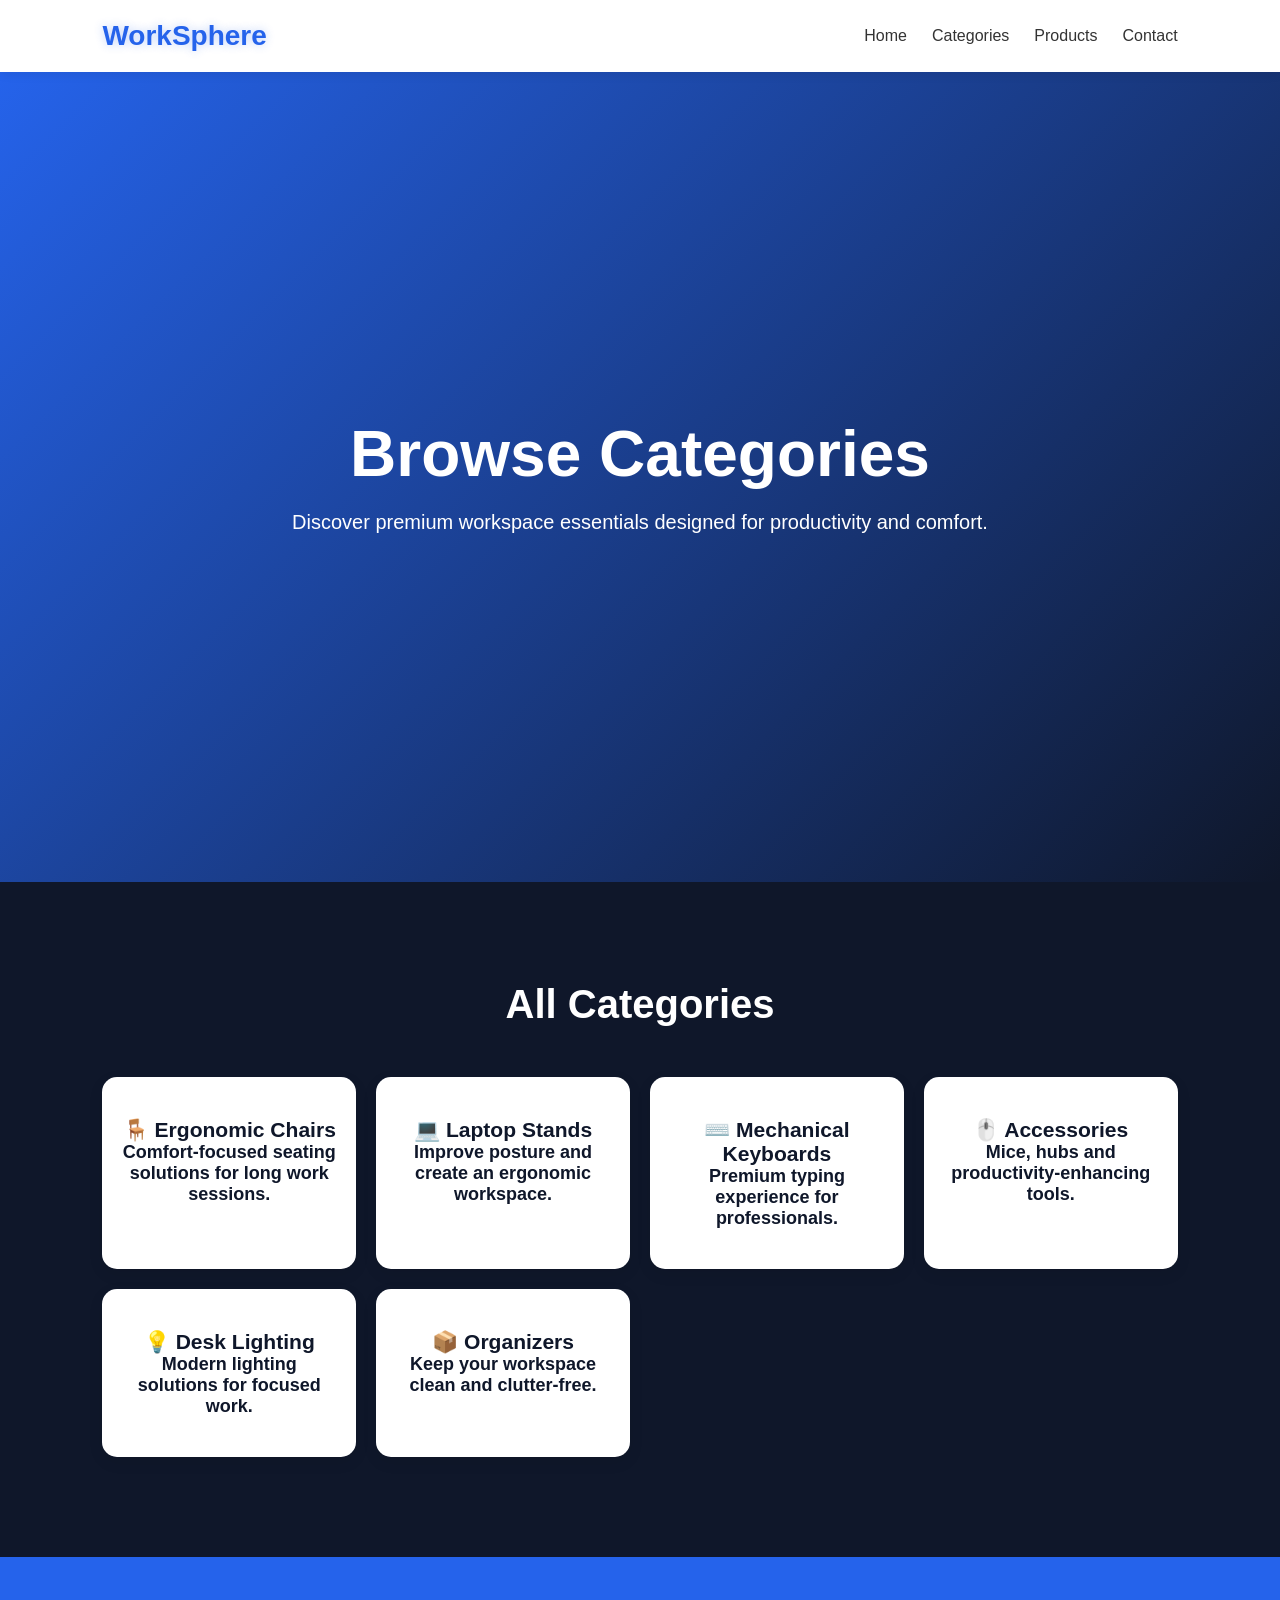
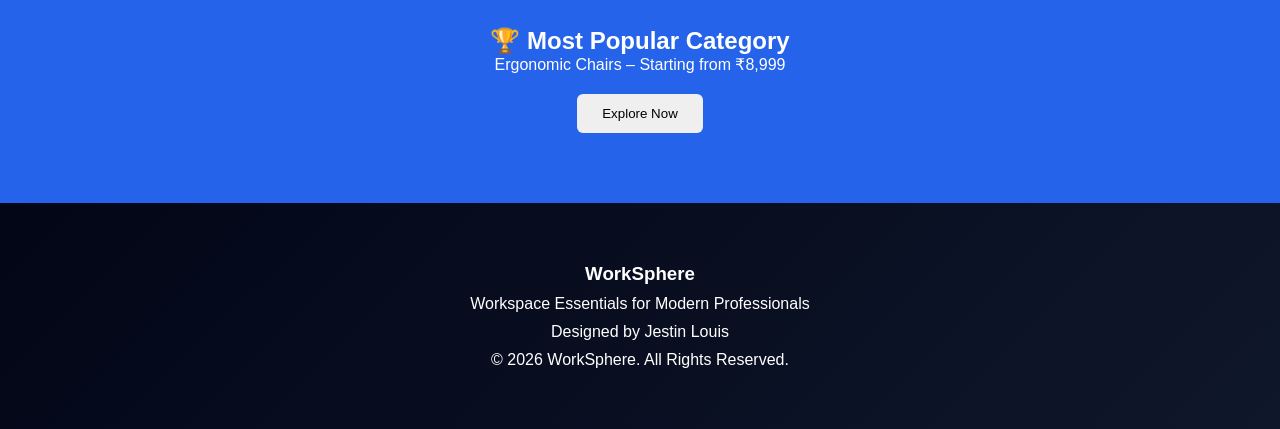
<file: categories.html>
<!DOCTYPE html>
<html lang="en">
<head>
    <meta charset="UTF-8">
    <meta name="viewport" content="width=device-width, initial-scale=1.0">
    <title>Categories - WorkSphere</title>
    <link rel="stylesheet" href="style.css">
</head>
<body>

    <!-- Navbar -->
    <nav class="navbar">
        <div class="logo">WorkSphere</div>

        <ul class="nav-links">
            <li><a href="index.html">Home</a></li>
            <li><a href="categories.html">Categories</a></li>
            <li><a href="index.html#products">Products</a></li>
            <li><a href="contact.html">Contact</a></li>        </ul>
    </nav>

    <!-- Hero -->
    <section class="hero">
        <div class="hero-content">
            <h1>Browse Categories</h1>
            <p>
                Discover premium workspace essentials
                designed for productivity and comfort.
            </p>
        </div>
    </section>

    <!-- Categories -->
    <section class="section">

        <h2>All Categories</h2>

        <div class="category-grid">

            <div class="card">
                <h3>🪑 Ergonomic Chairs</h3>
                <p>Comfort-focused seating solutions for long work sessions.</p>
            </div>

            <div class="card">
                <h3>💻 Laptop Stands</h3>
                <p>Improve posture and create an ergonomic workspace.</p>
            </div>

            <div class="card">
                <h3>⌨️ Mechanical Keyboards</h3>
                <p>Premium typing experience for professionals.</p>
            </div>

            <div class="card">
                <h3>🖱️ Accessories</h3>
                <p>Mice, hubs and productivity-enhancing tools.</p>
            </div>

            <div class="card">
                <h3>💡 Desk Lighting</h3>
                <p>Modern lighting solutions for focused work.</p>
            </div>

            <div class="card">
                <h3>📦 Organizers</h3>
                <p>Keep your workspace clean and clutter-free.</p>
            </div>

        </div>

    </section>

    <!-- Featured Category -->
    <section class="offer">
        <h2>🏆 Most Popular Category</h2>
        <p>Ergonomic Chairs – Starting from ₹8,999</p>
        <button>Explore Now</button>
    </section>

    <!-- Footer -->
    <footer>
        <h3>WorkSphere</h3>
        <p>Workspace Essentials for Modern Professionals</p>
        <p>Designed by Jestin Louis</p>
        <p>© 2026 WorkSphere. All Rights Reserved.</p>
    </footer>

</body>
</html>
</file>
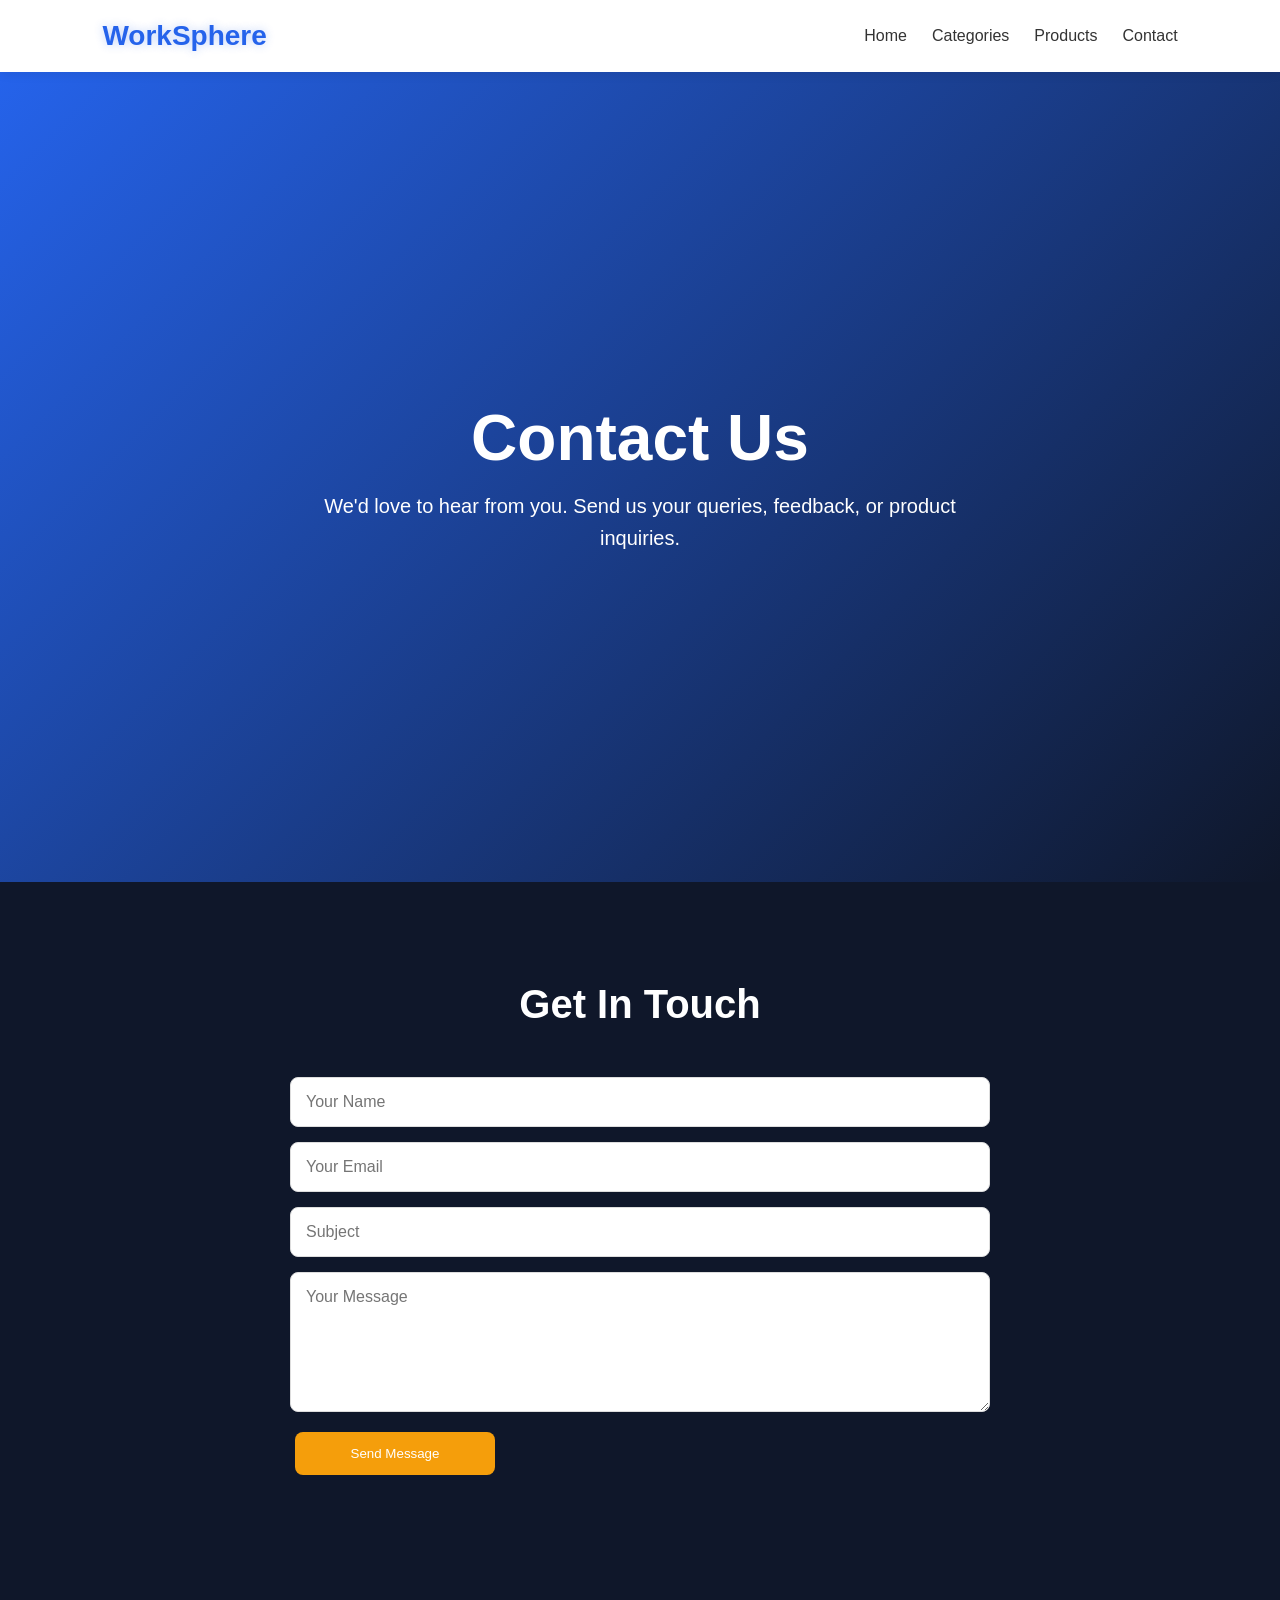
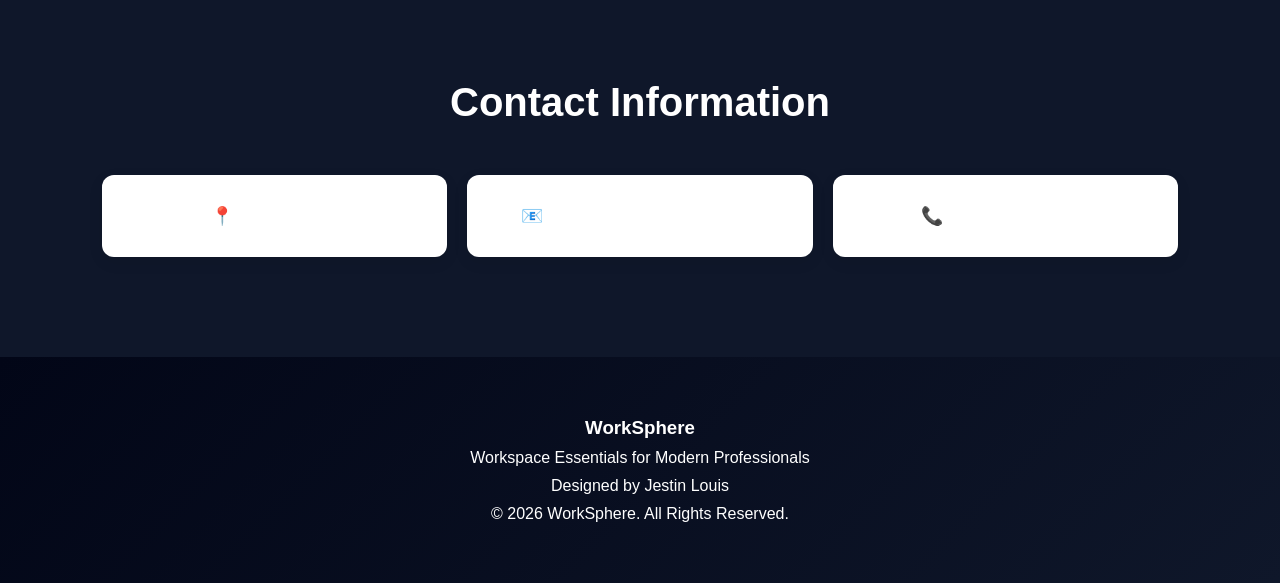
<file: contact.html>
<!DOCTYPE html>
<html lang="en">
<head>
    <meta charset="UTF-8">
    <meta name="viewport" content="width=device-width, initial-scale=1.0">
    <title>Contact Us - WorkSphere</title>
    <link rel="stylesheet" href="style.css">
</head>
<body>

    <!-- Navbar -->
    <nav class="navbar">
        <div class="logo">WorkSphere</div>

        <ul class="nav-links">
            <li><a href="index.html">Home</a></li>
            <li><a href="categories.html">Categories</a></li>
            <li><a href="index.html#products">Products</a></li>
            <li><a href="contact.html">Contact</a></li>        </ul>
    </nav>

    <!-- Contact Hero -->
    <section class="hero">
        <div class="hero-content">
            <h1>Contact Us</h1>
            <p>
                We'd love to hear from you. Send us your queries,
                feedback, or product inquiries.
            </p>
        </div>
    </section>

    <!-- Contact Form -->
    <section class="section">

        <h2>Get In Touch</h2>

        <div class="contact-form">

            <input type="text" placeholder="Your Name">

            <input type="email" placeholder="Your Email">

            <input type="text" placeholder="Subject">

            <textarea rows="6" placeholder="Your Message"></textarea>

            <button class="primary-btn">Send Message</button>

        </div>

    </section>

    <!-- Contact Info -->
    <section class="section">

        <h2>Contact Information</h2>

        <div class="contact-info">

            <div class="info-box">
                📍 Kerala, India
            </div>

            <div class="info-box">
                📧 support@worksphere.com
            </div>

            <div class="info-box">
                📞 +91 98765 43210
            </div>

        </div>

    </section>

    <!-- Footer -->
    <footer>
        <h3>WorkSphere</h3>
        <p>Workspace Essentials for Modern Professionals</p>
        <p>Designed by Jestin Louis</p>
        <p>© 2026 WorkSphere. All Rights Reserved.</p>
    </footer>

</body>
</html>
</file>
<file: style.css>
*{
    margin:0;
    padding:0;
    box-sizing:border-box;
    font-family:'Poppins',sans-serif;}

html{
    scroll-behavior:smooth;
}

body{
    background:#0f172a;
    color:white;
}

/* Navbar */

.navbar{
    display:flex;
    justify-content:space-between;
    align-items:center;
    padding:20px 8%;
    background:white;
    position:sticky;
    top:0;
    z-index:1000;
    box-shadow:0 2px 10px rgba(0,0,0,0.08);
}

.logo{
    font-size:28px;
    font-weight:bold;
    color:#2563eb;
    text-shadow:0 0 10px rgba(37,99,235,0.3);
}
.nav-links{
    display:flex;
    gap:25px;
    list-style:none;
}

.nav-links a{
    text-decoration:none;
    color:#333;
    font-weight:500;
}

.nav-links a:hover{
    color:#2563eb;
}

/* Hero */

.hero{
    height:90vh;
    display:flex;
    justify-content:center;
    align-items:center;
    text-align:center;
    padding:20px;
    background:linear-gradient(135deg,#2563eb,#0f172a);
    color:white;
}

.hero-content{
    max-width:700px;
}

.hero-badge{
    font-size:18px;
    margin-bottom:15px;
}

.hero h1{
    font-size:64px;
    margin-bottom:15px;
}

.hero p{
    font-size:20px;
    line-height:1.6;
}

.hero-buttons{
    margin-top:30px;
}

.primary-btn,
.secondary-btn{
    padding:14px 28px;
    border:none;
    border-radius:8px;
    cursor:pointer;
    margin:5px;
    transition:0.3s;
}

.primary-btn{
    background:#f59e0b;
    color:white;
}

.secondary-btn{
    background:white;
    color:#0f172a;
}

button:hover{
    transform:scale(1.05);
}

/* Stats */

.stats{
    display:grid;
    grid-template-columns:repeat(4,1fr);
    gap:20px;
    padding:60px 8%;
    background:white;
    text-align:center;
}

.stat-box{
    padding:20px;
}

.stat-box h2{
    color:#2563eb;
    font-size:36px;
    margin-bottom:10px;
}

.stat-box p{
    color:#555;
}

/* Sections */

.section{
    padding:100px 8%;
}

.section h2{
    text-align:center;
    margin-bottom:50px;
    font-size:40px;
}
/* Categories */

.category-grid{
    display:grid;
    grid-template-columns:repeat(auto-fit,minmax(220px,1fr));
    gap:20px;
}

.card{
    background:white;
    color:#0f172a;
    padding:40px 20px;
    text-align:center;
    border-radius:15px;
    box-shadow:0 5px 15px rgba(0,0,0,0.08);
    transition:0.3s;
    font-size:18px;
    font-weight:600;
}

.card:hover{
    transform:translateY(-8px);
    background:#2563eb;
    color:white;
}
/* Products */

.product-grid{
    display:grid;
    grid-template-columns:repeat(auto-fit,minmax(280px,1fr));
    gap:25px;
}

.product-card{
    background:white;
    color:#0f172a;
    border-radius:15px;
    overflow:hidden;
    box-shadow:0 5px 15px rgba(0,0,0,0.08);
    transition:0.3s;
}

.product-card:hover{
    transform:translateY(-10px);
    box-shadow:0 0 30px rgba(37,99,235,0.3);
}

.product-card img{
    width:100%;
    height:280px;
    object-fit:cover;
    display:block;
}

.product-card h3{
    padding:15px 15px 5px;
    font-size:24px;
}

.product-card p{
    padding:0 15px;
    font-size:20px;
    color:#2563eb;
    font-weight:bold;
}

.product-card button{
    margin:15px;
    padding:12px 20px;
    border:none;
    background:#2563eb;
    color:white;
    border-radius:8px;
    cursor:pointer;
}

.product-card button:hover{
    background:#1d4ed8;
}

/* Offer */

.offer{
    background:#2563eb;
    color:white;
    text-align:center;
    padding:70px 20px;
}

.offer h3{
    margin-top:15px;
    font-size:24px;
}

.offer button{
    margin-top:20px;
    padding:12px 25px;
    border:none;
    border-radius:6px;
    cursor:pointer;
}

/* Testimonials */

.testimonial-grid{
    display:grid;
    grid-template-columns:repeat(auto-fit,minmax(250px,1fr));
    gap:20px;
}

.testimonial{
    background:white;
    color:#0f172a;
    padding:25px;
    border-radius:12px;
    box-shadow:0 2px 10px rgba(0,0,0,0.08);
}

.testimonial p{
    margin-top:10px;
}

/* Footer */

footer{
    background:linear-gradient(135deg,#020617,#0f172a);
    color:white;
    text-align:center;
    padding:60px 20px;
}

footer h3{
    margin-bottom:10px;
}

footer p{
    margin-top:10px;
}

/* Responsive */

@media(max-width:768px){

    .navbar{
        flex-direction:column;
        gap:15px;
    }

    .nav-links{
        flex-wrap:wrap;
        justify-content:center;
    }
.hero{
    height:90vh;
    display:flex;
    justify-content:center;
    align-items:center;
    text-align:center;
    padding:20px;
    background:linear-gradient(
        135deg,
        #2563eb,
        #1e3a8a,
        #0f172a
    );
    color:white;
}

    .hero h1{
        font-size:40px;
    }

    .hero p{
        font-size:18px;
    }

    .stats{
        grid-template-columns:1fr 1fr;
    }

    .product-grid{
        grid-template-columns:1fr;
    }

    .category-grid{
        grid-template-columns:1fr;
    }
}
/* Workspace Builder */

.builder{
    background:white;
    color:#0f172a;
    padding:50px;
    border-radius:15px;
    max-width:700px;
    margin:auto;
    box-shadow:0 8px 20px rgba(0,0,0,0.08);
}

.builder label{
    display:block;
    margin:18px 0;
    font-size:20px;
}

.builder button{
    margin-top:20px;
}

#totalCost{
    margin-top:25px;
    text-align:center;
    color:#2563eb;
    font-size:28px;
    font-weight:bold;
}
.shipping-banner{
    background:#ffffff;
    padding:18px;
    text-align:center;
    font-weight:600;
    color:#2563eb;
    font-size:16px;
    border-bottom:1px solid #e5e7eb;
}
/* Contact Page */

.contact-form{
    max-width:700px;
    margin:auto;
    display:flex;
    flex-direction:column;
    gap:15px;
}

.contact-form input,
.contact-form textarea{
    padding:15px;
    border:1px solid #ddd;
    border-radius:8px;
    font-size:16px;
}

.contact-form button{
    width:200px;
}

.contact-info{
    display:grid;
    grid-template-columns:repeat(auto-fit,minmax(250px,1fr));
    gap:20px;
}

.info-box{
    background:white;
    padding:30px;
    text-align:center;
    border-radius:12px;
    box-shadow:0 5px 15px rgba(0,0,0,0.08);
    font-size:18px;
}
</file>
